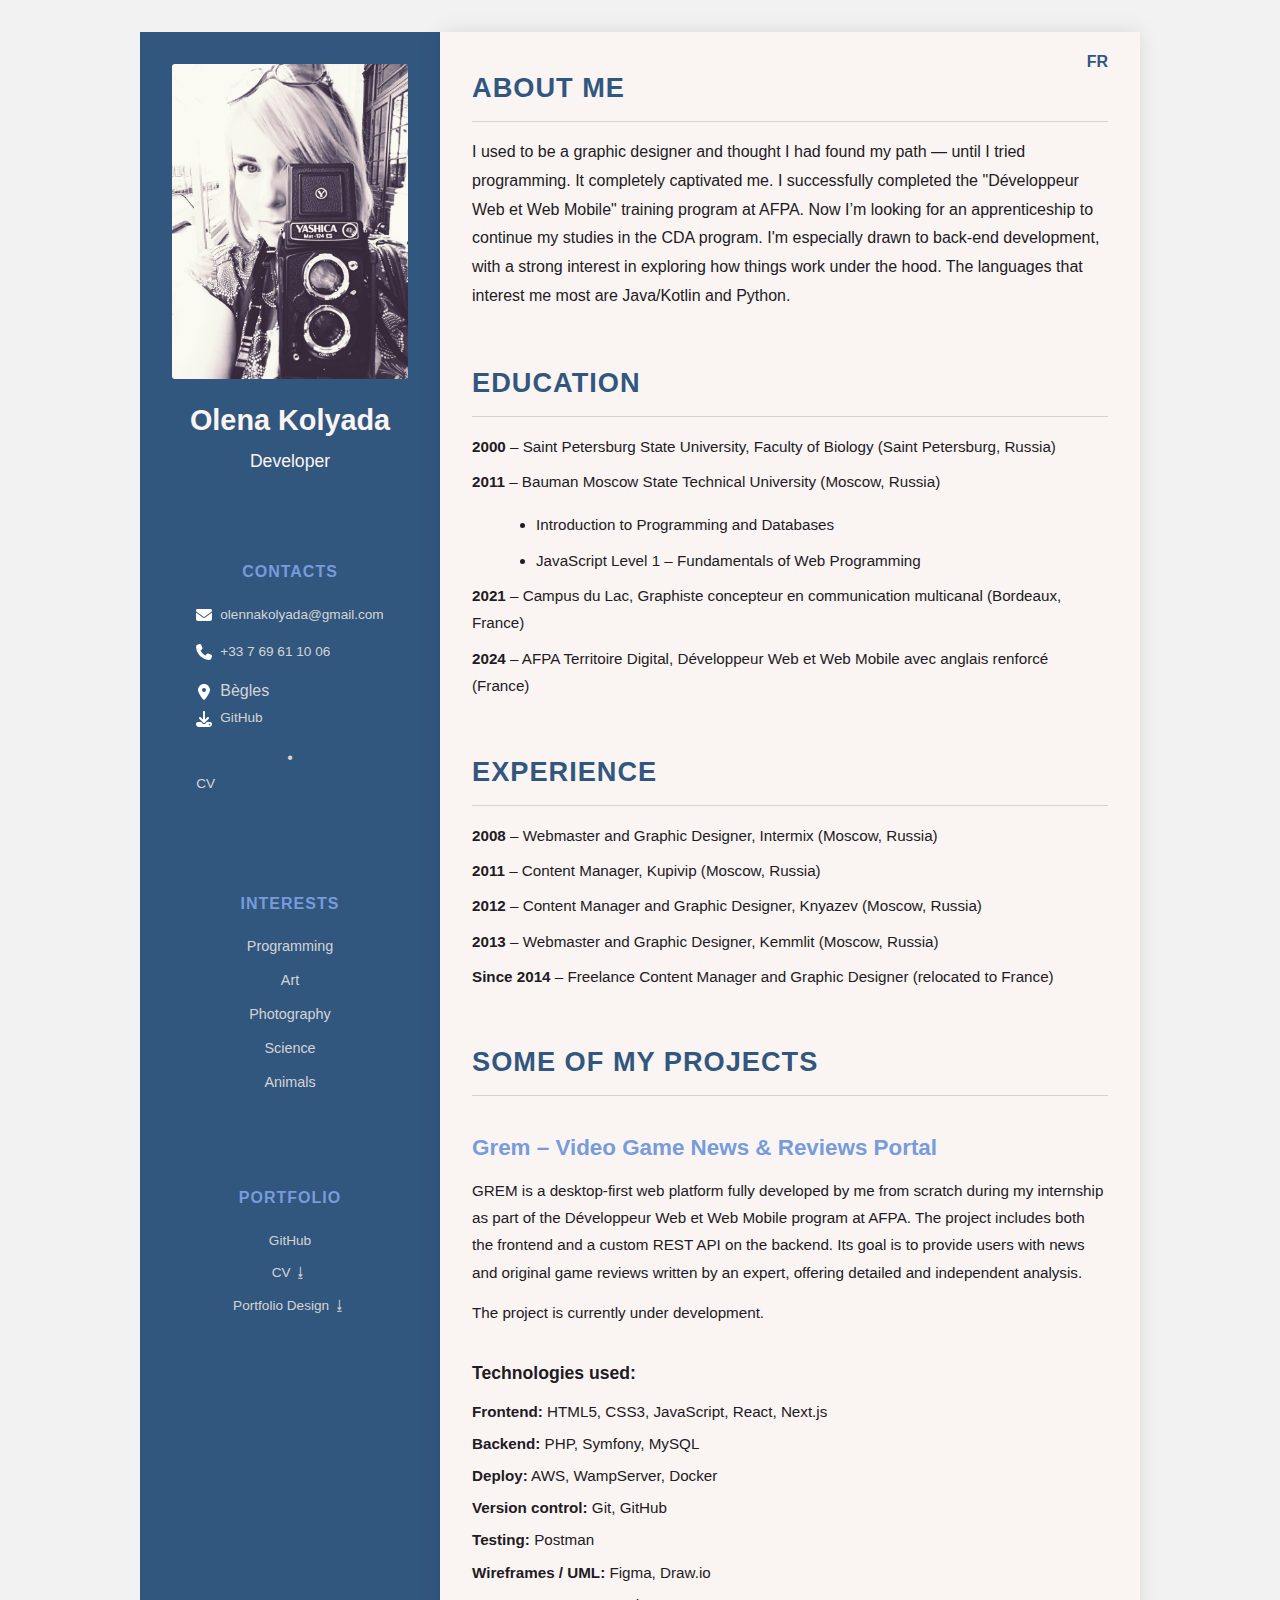
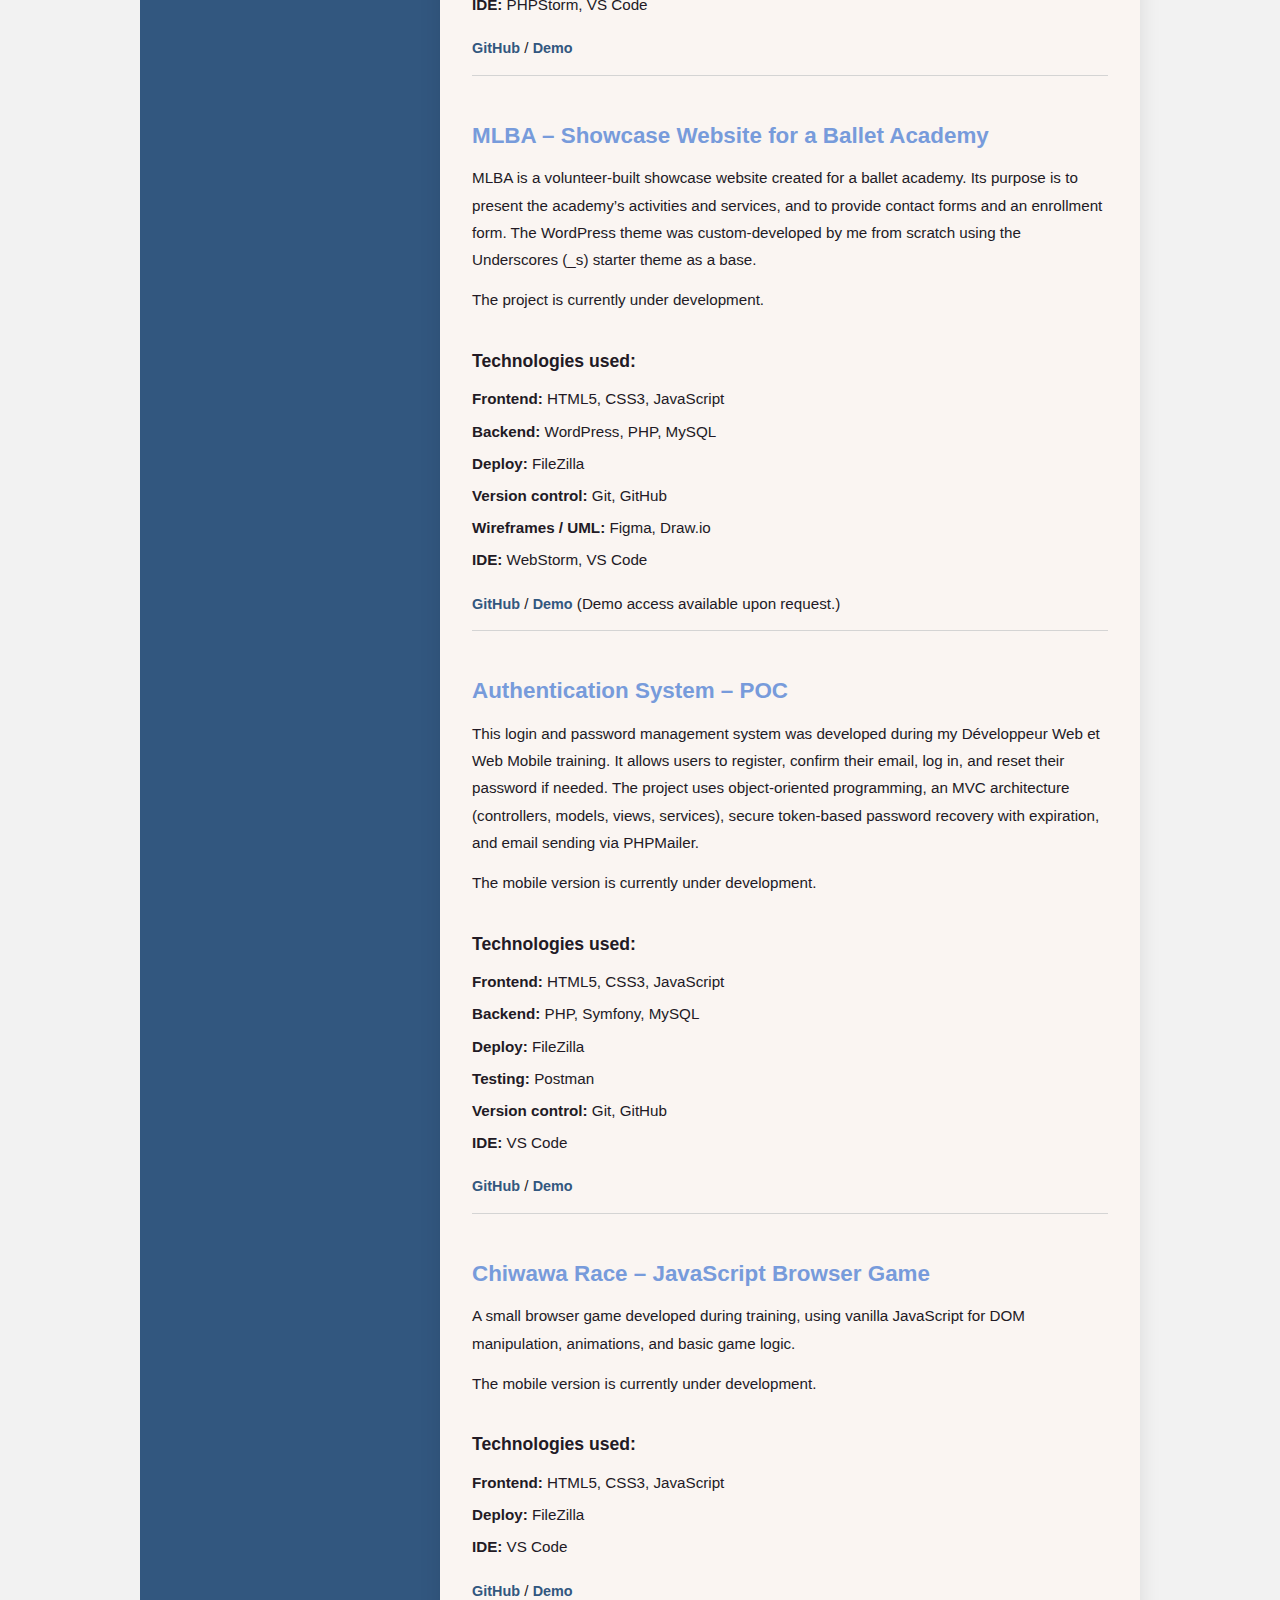
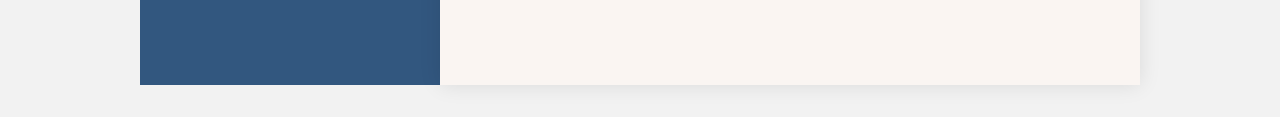
<file: index.html>
<!DOCTYPE html>
<html lang="en">
<head>
    <meta charset="UTF-8">
    <meta http-equiv="X-UA-Compatible" content="IE=edge">
    <meta name="viewport" content="width=device-width, initial-scale=1, maximum-scale=1">
    <title>CV Olena Kolyada</title>
    <link rel="shortcut icon" href="img/favicon.ico" type="image/x-icon">
    <link rel="stylesheet" href="css/style.css">

</head>
<body>
    <aside>
        <img src="img/olena.jpg" title="Olena Kolyada" alt="Olena Kolyada" class="avatar"/>
        <div class="aside-wrap">
            <div class="aside-title">
                <h1>Olena Kolyada</h1>
                <p class="subtitle">Developer</p>
            </div>
            <div class="contact-info aside-item">
                <h3>Contacts</h3>
                <div class="contacts-item-wrap">
                    <div class="contact-item email">
                        <a href="mailto:olennakolyada@gmail.com">
                            <img class="icon" src="img/envelope-solid.svg" alt="" />
                            <span class="contact-item-text">olennakolyada@gmail.com</span>
                        </a>
                    </div>
                    <div class="contact-item phone">
                        <a href="tel:+33769611006">
                            <img class="icon" src="img/phone-solid.svg" alt="" />
                            <span class="contact-item-text">+33 7 69 61 10 06</span>
                        </a>
                    </div>
                    <div class="contact-item address">
                        <img class="icon" src="img/location-dot-solid.svg" alt="" />
                        <span class="contact-item-text">Bègles</span>
                    </div>
                    <div class="contact-item portfolio-mobile">
                        <a href="https://github.com/OlenaKolyada">
                            <img class="icon" src="img/download.svg" alt="" />
                            GitHub</a>
                        •
                        <a href="pdf/cv_dev_en.pdf">CV</a>
                    </div>
                </div>
            </div>
            <div class="interests aside-item">
                <h3>Interests</h3>
                <ul>
                    <li>Programming</li>
                    <li>Art</li>
                    <li>Photography</li>
                    <li>Science</li>
                    <li>Animals</li>
                </ul>
            </div>
            <div class="portfolio aside-item">
                <h3>Portfolio</h3>
                <ul>
                    <li><a href="https://github.com/OlenaKolyada">GitHub</a></li>
                    <li><a href="pdf/cv_dev_en.pdf">CV ⭳</a></li>
                    <li><a href="pdf/portfolio_en.pdf">Portfolio Design ⭳</a></li>
                </ul>
            </div>
        </div>


    </aside>
    <main>
        <div class="swinch-lang">
            <a href="fr/index.html">FR</a>
            <a href="#" class="current">EN</a>
        </div>
        <section class="section-wrap" id="about">
            <div class="container">
                <h2>About me</h2>
                <p>I used to be a graphic designer and thought I had found my path — until I tried programming. It completely captivated me. I successfully completed the "Développeur Web et Web Mobile" training program at AFPA. Now I’m looking for an apprenticeship to continue my studies in the CDA program. I'm especially drawn to back-end development, with a strong interest in exploring how things work under the hood. The languages that interest me most are Java/Kotlin and Python.</p>
            </div>
        </section>
        <section id="education">
            <div class="container">
                <h2>Education</h2>
                <ul>
                    <li><strong>2000</strong> – Saint Petersburg State University, Faculty of Biology (Saint Petersburg, Russia)</li>
                    <li><strong>2011</strong> – Bauman Moscow State Technical University (Moscow, Russia)
                        <ul class="dotted">
                            <li>Introduction to Programming and Databases</li>
                            <li>JavaScript Level 1 – Fundamentals of Web Programming</li>
                        </ul>
                    </li>
                    <li><strong>2021</strong> – Campus du Lac, Graphiste concepteur en communication multicanal (Bordeaux, France)</li>
                    <li><strong>2024</strong> – AFPA Territoire Digital, Développeur Web et Web Mobile avec anglais renforcé (France)</li>
                </ul>
            </div>
        </section>
        <section id="experience">
            <div class="container">
                <h2>Experience</h2>
                <ul>
                    <li><strong>2008</strong> – Webmaster and Graphic Designer, Intermix (Moscow, Russia)</li>
                    <li><strong>2011</strong> – Content Manager, Kupivip (Moscow, Russia)</li>
                    <li><strong>2012</strong> – Content Manager and Graphic Designer, Knyazev (Moscow, Russia)</li>
                    <li><strong>2013</strong> – Webmaster and Graphic Designer, Kemmlit (Moscow, Russia)</li>
                    <li><strong>Since 2014</strong> – Freelance Content Manager and Graphic Designer (relocated to France)</li>
                </ul>
            </div>
        </section>
        <section id="projects">
            <div class="container">
                <h2>Some of my projects</h2>
                <div class="project-item" id="grem">
                    <h3>Grem – Video Game News & Reviews Portal</h3>
                    <p>GREM is a desktop-first web platform fully developed by me from scratch during my internship as part of the Développeur Web et Web Mobile program at AFPA. The project includes both the frontend and a custom REST API on the backend. Its goal is to provide users with news and original game reviews written by an expert, offering detailed and independent analysis.</p>
                    <p>The project is currently under development.</p>
                    <h4>Technologies used:</h4>
                    <ul>
                        <li><strong>Frontend:</strong> HTML5, CSS3, JavaScript, React, Next.js</li>
                        <li><strong>Backend:</strong> PHP, Symfony, MySQL</li>
                        <li><strong>Deploy:</strong> AWS, WampServer, Docker</li>
                        <li><strong>Version control:</strong> Git, GitHub</li>
                        <li><strong>Testing:</strong> Postman</li>
                        <li><strong>Wireframes / UML:</strong> Figma, Draw.io</li>
                        <li><strong>IDE:</strong> PHPStorm, VS Code</li>
                    </ul>
                    <p class="project-link"><a href="https://github.com/OlenaKolyada/Grem" target="_blank">GitHub</a> / <a href="#" target="_blank">Demo</a> </p>
                </div>

                <div class="project-item" id="mlba">
                    <h3>MLBA – Showcase Website for a Ballet Academy</h3>
                    <p>MLBA is a volunteer-built showcase website created for a ballet academy. Its purpose is to present the academy’s activities and services, and to provide contact forms and an enrollment form. The WordPress theme was custom-developed by me from scratch using the Underscores (_s) starter theme as a base.</p>
                    <p>The project is currently under development.</p>
                    <h4>Technologies used:</h4>
                    <ul>
                        <li><strong>Frontend:</strong> HTML5, CSS3, JavaScript</li>
                        <li><strong>Backend:</strong> WordPress, PHP, MySQL</li>
                        <li><strong>Deploy:</strong> FileZilla</li>
                        <li><strong>Version control:</strong> Git, GitHub</li>
                        <li><strong>Wireframes / UML:</strong> Figma, Draw.io</li>
                        <li><strong>IDE:</strong> WebStorm, VS Code</li>
                    </ul>
                    <p class="project-link"><a href="https://github.com/OlenaKolyada/mlba" target="_blank">GitHub</a> / <a href="https://mlba.fr" target="_blank">Demo</a> (Demo access available upon request.)</p>
                </div>

                <div class="project-item" id="funky-campus">
                    <h3>Authentication System – POC</h3>
                    <p>This login and password management system was developed during my Développeur Web et Web Mobile training.
                        It allows users to register, confirm their email, log in, and reset their password if needed.
                        The project uses object-oriented programming, an MVC architecture (controllers, models, views, services), secure token-based password recovery with expiration, and email sending via PHPMailer.</p>
                    <p>The mobile version is currently under development.</p>
                    <h4>Technologies used:</h4>
                    <ul>
                        <li><strong>Frontend:</strong> HTML5, CSS3, JavaScript</li>
                        <li><strong>Backend:</strong> PHP, Symfony, MySQL</li>
                        <li><strong>Deploy:</strong> FileZilla</li>
                        <li><strong>Testing:</strong> Postman</li>
                        <li><strong>Version control:</strong> Git, GitHub</li>
                        <li><strong>IDE:</strong> VS Code</li>
                    </ul>
                    <p class="project-link"><a href="https://github.com/OlenaKolyada/FunkyCampus" target="_blank">GitHub</a> / <a href="https://www.funkycorgi.com/FunkyCampus/public" target="_blank">Demo</a> </p>
                </div>

                <div class="project-item" id="chiwawa-race">
                    <h3>Chiwawa Race – JavaScript Browser Game</h3>
                    <p>A small browser game developed during training, using vanilla JavaScript for DOM manipulation, animations, and basic game logic.</p>
                    <p>The mobile version is currently under development.</p>
                    <h4>Technologies used:</h4>
                    <ul>
                        <li><strong>Frontend:</strong> HTML5, CSS3, JavaScript</li>
                        <li><strong>Deploy:</strong> FileZilla</li>
                        <li><strong>IDE:</strong> VS Code</li>
                    </ul>
                    <p class="project-link"><a href="https://github.com/OlenaKolyada/Chiwawa-Race" target="_blank">GitHub</a> / <a href="https://www.funkycorgi.com/chiwawa_race/chiwawa_race.html" target="_blank">Demo</a> </p>
                </div>
            </div>
        </section>
    </main>

<!--Scroll to Top-->
<div class="scroll-to-top"><img class="scroll-icon" src="img/arrow-up.svg" alt=""></div>

<script src="https://code.jquery.com/jquery-3.7.1.min.js"></script>
<script src="js/script.js"></script>
</body>
</html>
</file>
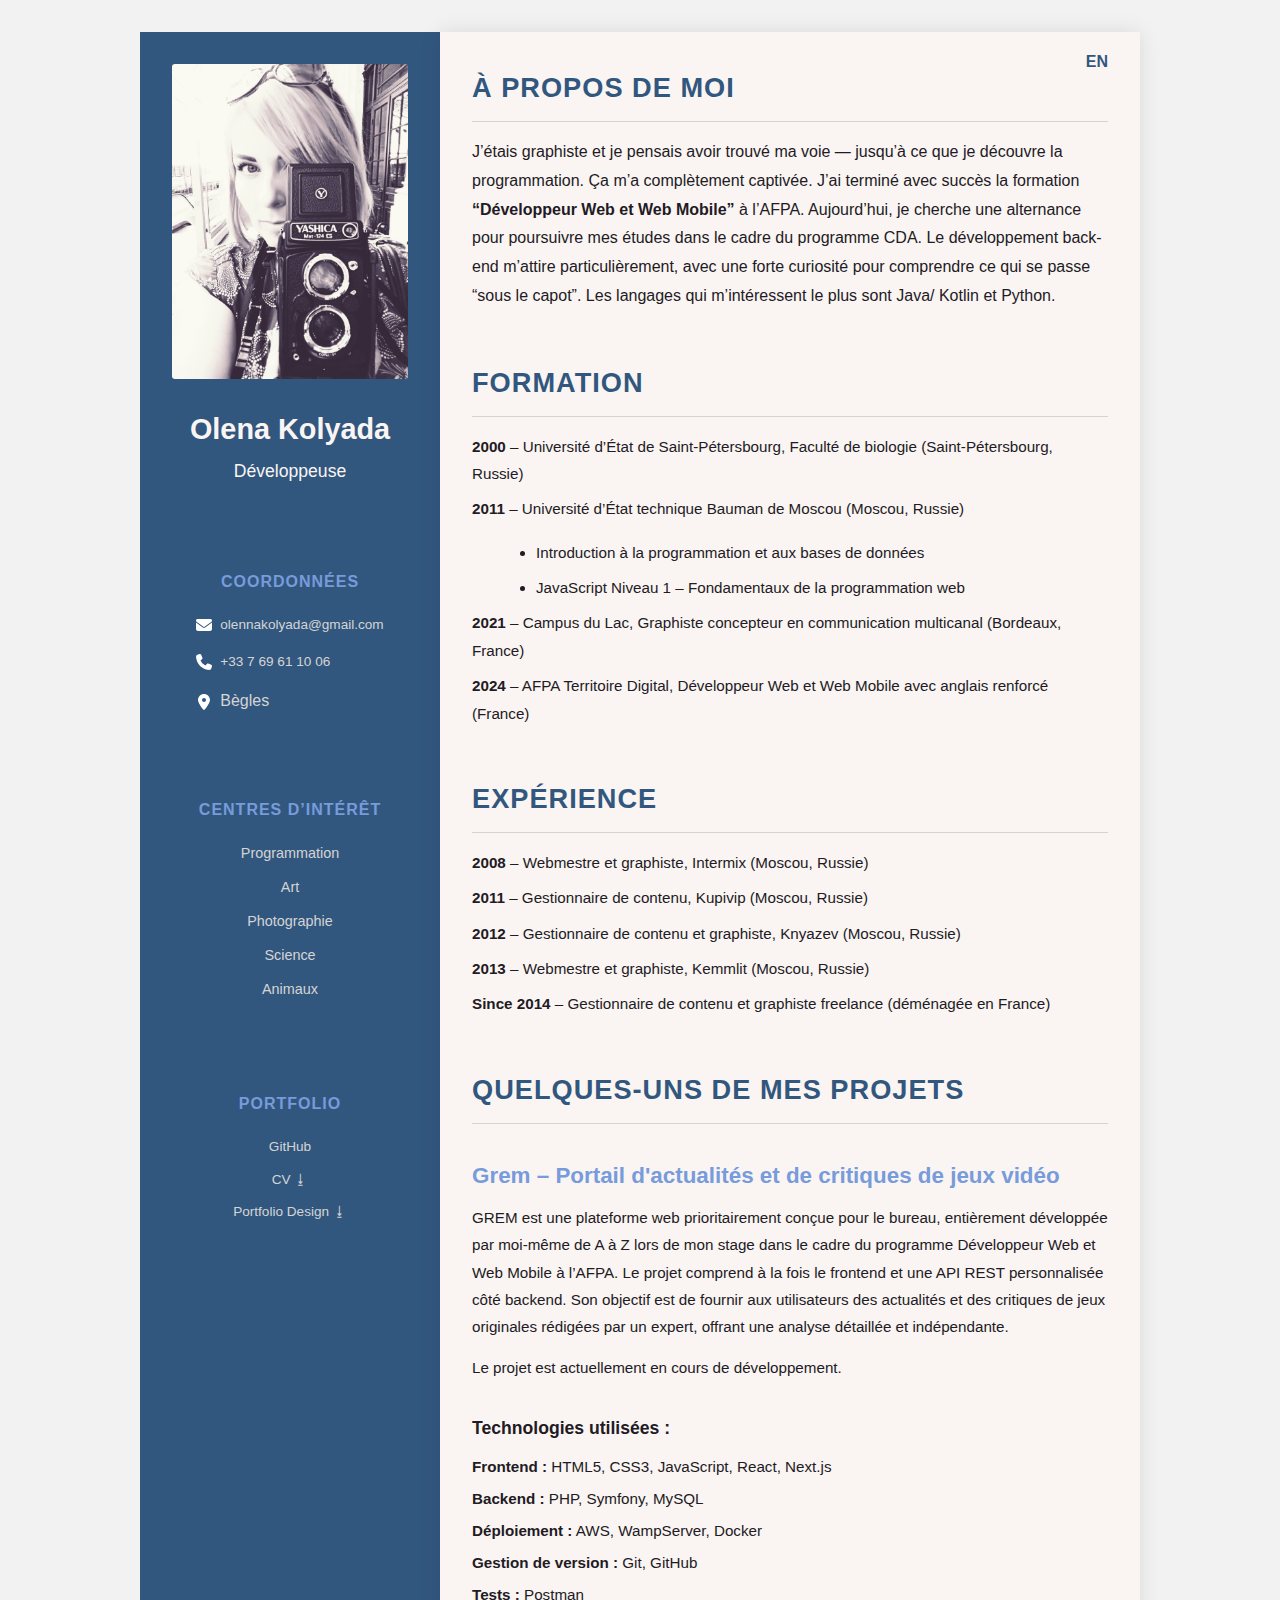
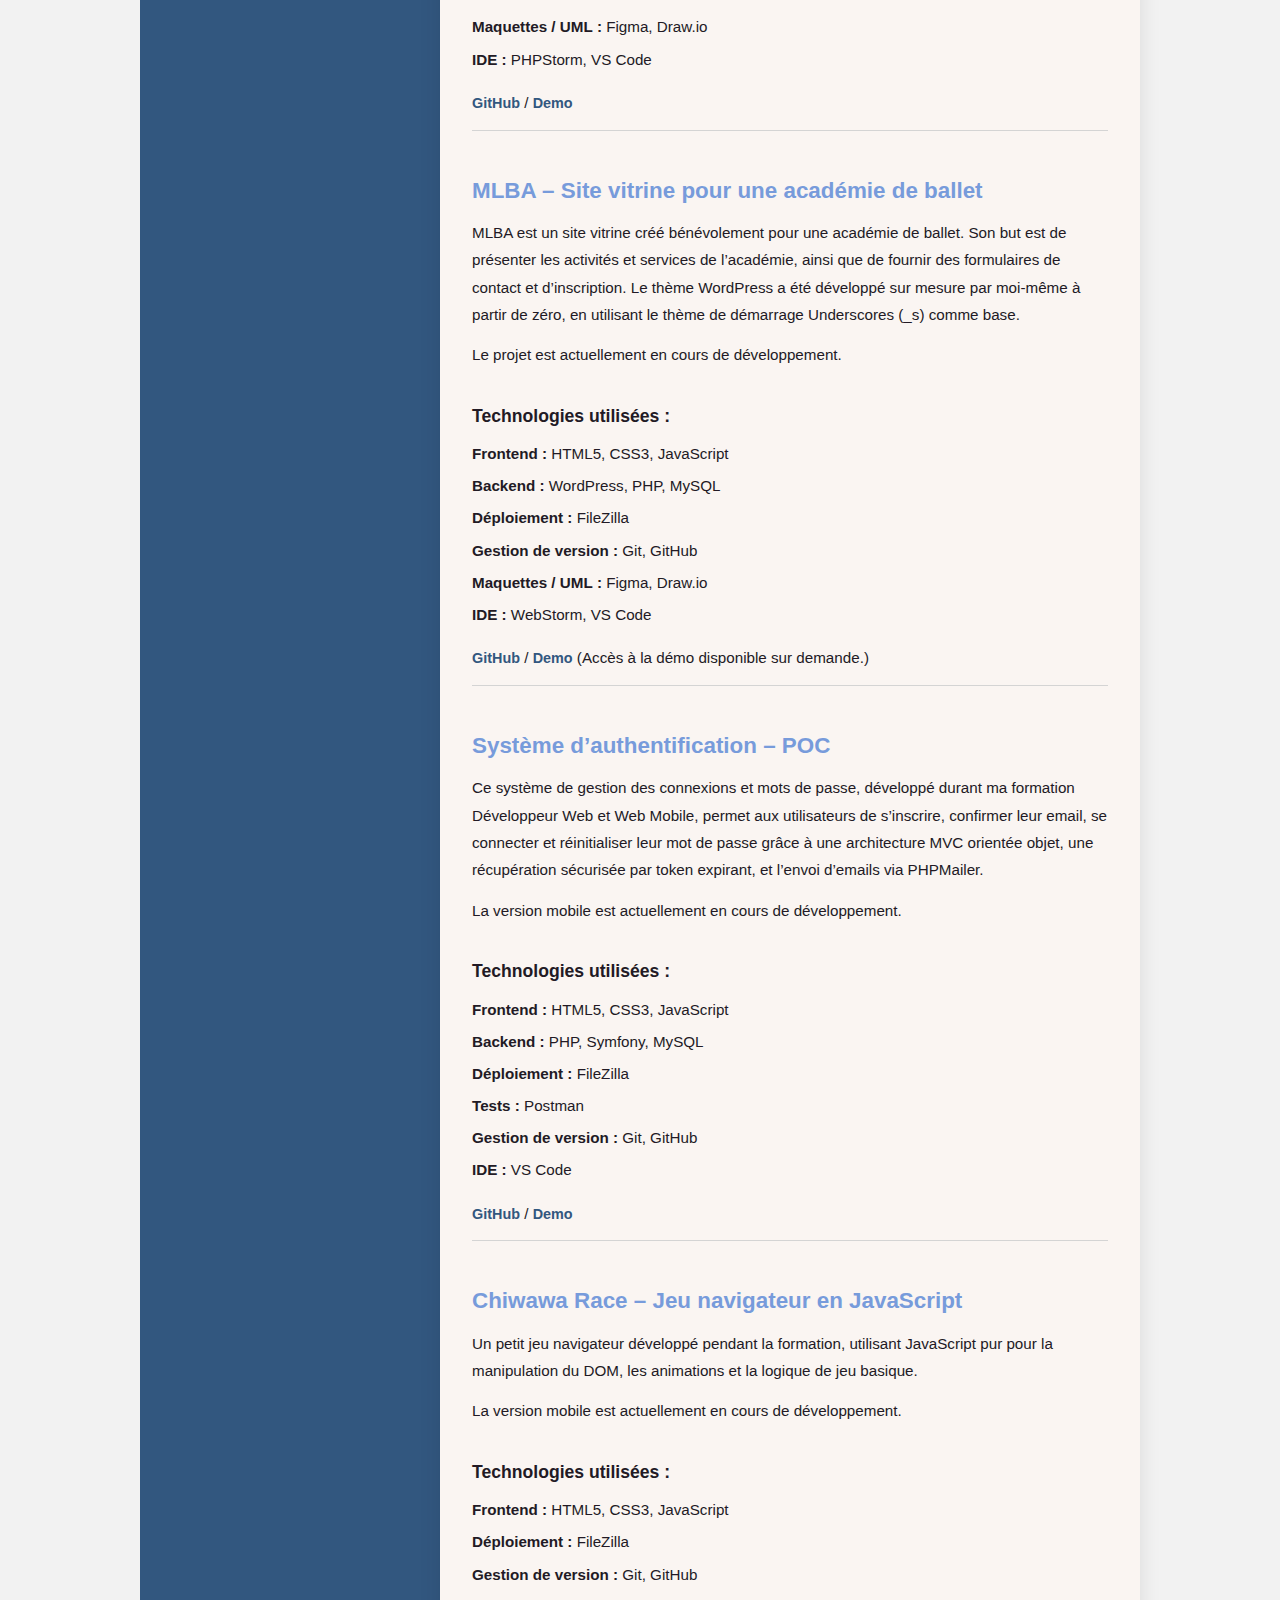
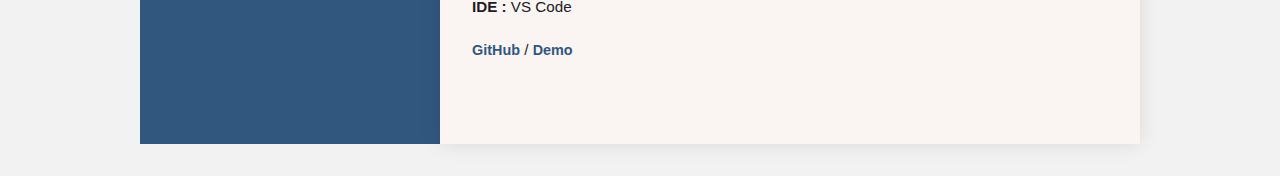
<file: fr/index.html>
<!DOCTYPE html>
<html lang="fr">
<head>
    <meta charset="UTF-8">
    <meta http-equiv="X-UA-Compatible" content="IE=edge">
    <meta name="viewport" content="width=device-width, initial-scale=1, maximum-scale=1">
    <title>CV Olena Kolyada</title>
    <link rel="shortcut icon" href="../img/favicon.ico" type="image/x-icon">
    <link rel="stylesheet" href="../css/style.css">

</head>
<body>
    <aside>
        <div class="aside-wrap">
            <div class="intro  aside-item">
                <img src="../img/olena.jpg" title="Olena Kolyada" alt="Olena Kolyada" />
                <h1>Olena Kolyada</h1>
                <p class="subtitle">Développeuse</p>
            </div>
            <div class="contact-info aside-item">
                <h3>COORDONNÉES</h3>
                <div class="contacts-item-wrap">
                    <div class="contact-item email">
                        <a href="mailto:olennakolyada@gmail.com">
                            <img class="icon" src="../img/envelope-solid.svg" alt="" />
                            olennakolyada@gmail.com
                        </a>
                    </div>
                    <div class="contact-item phone">
                        <a href="tel:+33769611006">
                            <img class="icon" src="../img/phone-solid.svg" alt="" />
                            +33 7 69 61 10 06
                        </a>
                    </div>
                    <div class="contact-item address">
                        <img class="icon" src="../img/location-dot-solid.svg" alt="" />
                        Bègles
                    </div>
                </div>
            </div>
            <div class="interests aside-item">
                <h3>CENTRES D’INTÉRÊT</h3>
                <ul>
                    <li>Programmation</li>
                    <li>Art</li>
                    <li>Photographie</li>
                    <li>Science</li>
                    <li>Animaux</li>
                </ul>
            </div>
            <div class="portfolio aside-item">
                <h3>Portfolio</h3>
                <ul>
                    <li><a href="https://github.com/OlenaKolyada">GitHub</a></li>
                    <li><a href="pdf/cv_dev_fr.pdf">CV ⭳</a></li>
                    <li><a href="pdf/portfolio_fr.pdf">Portfolio Design ⭳</a></li>
                </ul>
            </div>
        </div>
    </aside>
    <main>
        <div class="swinch-lang">
            <a href="#" class="current">FR</a>
            <a href="../index.html">EN</a>
        </div>
        <section class="section-wrap" id="about">
            <div class="container">
                <h2>À PROPOS DE MOI</h2>
                <p>J’étais graphiste et je pensais avoir trouvé ma voie — jusqu’à ce que je découvre la programmation. Ça m’a complètement captivée. J’ai terminé avec succès la formation <strong>“Développeur Web et Web Mobile”</strong> à l’AFPA. Aujourd’hui, je cherche une alternance pour poursuivre mes études dans le cadre du programme CDA. Le développement back-end m’attire particulièrement, avec une forte curiosité pour comprendre ce qui se passe “sous le capot”. Les langages qui m’intéressent le plus sont Java/ Kotlin et Python.</p>
            </div>
        </section>
        <section id="education">
            <div class="container">
                <h2>FORMATION</h2>
                <ul>
                    <li><strong>2000</strong> – Université d’État de Saint-Pétersbourg, Faculté de biologie (Saint-Pétersbourg, Russie)</li>
                    <li><strong>2011</strong> – Université d’État technique Bauman de Moscou (Moscou, Russie)
                        <ul class="dotted">
                            <li>Introduction à la programmation et aux bases de données</li>
                            <li>JavaScript Niveau 1 – Fondamentaux de la programmation web</li>
                        </ul>
                    </li>
                    <li><strong>2021</strong> – Campus du Lac, Graphiste concepteur en communication multicanal (Bordeaux, France)</li>
                    <li><strong>2024</strong> – AFPA Territoire Digital, Développeur Web et Web Mobile avec anglais renforcé (France)</li>
                </ul>
            </div>
        </section>
        <section id="experience">
            <div class="container">
                <h2>EXPÉRIENCE</h2>
                <ul>
                    <li><strong>2008</strong> – Webmestre et graphiste, Intermix (Moscou, Russie)</li>
                    <li><strong>2011</strong> – Gestionnaire de contenu, Kupivip (Moscou, Russie)</li>
                    <li><strong>2012</strong> – Gestionnaire de contenu et graphiste, Knyazev (Moscou, Russie)</li>
                    <li><strong>2013</strong> – Webmestre et graphiste, Kemmlit (Moscou, Russie)</li>
                    <li><strong>Since 2014</strong> – Gestionnaire de contenu et graphiste freelance (déménagée en France)</li>
                </ul>
            </div>
        </section>
        <section id="projects">
            <div class="container">
                <h2>Quelques-uns de mes projets</h2>
                <div class="project-item" id="grem">
                    <h3>Grem – Portail d'actualités et de critiques de jeux vidéo</h3>
                    <p>GREM est une plateforme web prioritairement conçue pour le bureau, entièrement développée par moi-même de A à Z lors de mon stage dans le cadre du programme Développeur Web et Web Mobile à l’AFPA. Le projet comprend à la fois le frontend et une API REST personnalisée côté backend. Son objectif est de fournir aux utilisateurs des actualités et des critiques de jeux originales rédigées par un expert, offrant une analyse détaillée et indépendante.</p>
                    <p>Le projet est actuellement en cours de développement.</p>
                    <h4>Technologies utilisées :</h4>
                    <ul>
                        <li><strong>Frontend :</strong> HTML5, CSS3, JavaScript, React, Next.js</li>
                        <li><strong>Backend :</strong> PHP, Symfony, MySQL</li>
                        <li><strong>Déploiement :</strong> AWS, WampServer, Docker</li>
                        <li><strong>Gestion de version :</strong> Git, GitHub</li>
                        <li><strong>Tests :</strong> Postman</li>
                        <li><strong>Maquettes / UML :</strong> Figma, Draw.io</li>
                        <li><strong>IDE :</strong> PHPStorm, VS Code</li>
                    </ul>
                    <p class="project-link"><a href="https://github.com/OlenaKolyada/Grem" target="_blank">GitHub</a> / <a href="#" target="_blank">Demo</a> </p>
                </div>

                <div class="project-item" id="mlba">
                    <h3>MLBA – Site vitrine pour une académie de ballet</h3>
                    <p>MLBA est un site vitrine créé bénévolement pour une académie de ballet. Son but est de présenter les activités et services de l’académie, ainsi que de fournir des formulaires de contact et d’inscription. Le thème WordPress a été développé sur mesure par moi-même à partir de zéro, en utilisant le thème de démarrage Underscores (_s) comme base.</p>
                    <p>Le projet est actuellement en cours de développement.</p>
                    <h4>Technologies utilisées :</h4>
                    <ul>
                        <li><strong>Frontend :</strong> HTML5, CSS3, JavaScript</li>
                        <li><strong>Backend :</strong> WordPress, PHP, MySQL</li>
                        <li><strong>Déploiement :</strong> FileZilla</li>
                        <li><strong>Gestion de version :</strong> Git, GitHub</li>
                        <li><strong>Maquettes / UML :</strong> Figma, Draw.io</li>
                        <li><strong>IDE :</strong> WebStorm, VS Code</li>
                    </ul>
                    <p class="project-link"><a href="https://github.com/OlenaKolyada/mlba" target="_blank">GitHub</a> / <a href="https://mlba.fr" target="_blank">Demo</a> (Accès à la démo disponible sur demande.)</p>
                </div>

                <div class="project-item" id="funky-campus">
                    <h3>Système d’authentification – POC</h3>
                    <p>Ce système de gestion des connexions et mots de passe, développé durant ma formation Développeur Web et Web Mobile, permet aux utilisateurs de s’inscrire, confirmer leur email, se connecter et réinitialiser leur mot de passe grâce à une architecture MVC orientée objet, une récupération sécurisée par token expirant, et l’envoi d’emails via PHPMailer.</p>
                    <p>La version mobile est actuellement en cours de développement.</p>
                    <h4>Technologies utilisées :</h4>
                    <ul>
                        <li><strong>Frontend :</strong> HTML5, CSS3, JavaScript</li>
                        <li><strong>Backend :</strong> PHP, Symfony, MySQL</li>
                        <li><strong>Déploiement :</strong> FileZilla</li>
                        <li><strong>Tests :</strong> Postman</li>
                        <li><strong>Gestion de version :</strong> Git, GitHub</li>
                        <li><strong>IDE :</strong> VS Code</li>
                    </ul>
                    <p class="project-link"><a href="https://github.com/OlenaKolyada/FunkyCampus" target="_blank">GitHub</a> / <a href="https://www.funkycorgi.com/FunkyCampus/public" target="_blank">Demo</a> </p>
                </div>

                <div class="project-item" id="chiwawa-race">
                    <h3>Chiwawa Race – Jeu navigateur en JavaScript</h3>
                    <p>Un petit jeu navigateur développé pendant la formation, utilisant JavaScript pur pour la manipulation du DOM, les animations et la logique de jeu basique.</p>
                    <p>La version mobile est actuellement en cours de développement.</p>
                    <h4>Technologies utilisées :</h4>
                    <ul>
                        <li><strong>Frontend :</strong> HTML5, CSS3, JavaScript</li>
                        <li><strong>Déploiement :</strong> FileZilla</li>
                        <li><strong>Gestion de version :</strong> Git, GitHub</li>
                        <li><strong>IDE :</strong> VS Code</li>
                    </ul>
                    <p class="project-link"><a href="https://github.com/OlenaKolyada/Chiwawa-Race" target="_blank">GitHub</a> / <a href="https://www.funkycorgi.com/chiwawa_race/chiwawa_race.html" target="_blank">Demo</a> </p>
                </div>
            </div>
        </section>
    </main>

<!--Scroll to Top-->
<div class="scroll-to-top"><img class="scroll-icon" src="../img/arrow-up.svg" alt=""></div>

<script src="https://code.jquery.com/jquery-3.7.1.min.js"></script>
<script src="../js/script.js"></script>
</body>
</html>
</file>
<file: css/style.css>
/*Global Start*/
@font-face {
    font-family: 'Roboto';
    src: url('../fonts/RobotoFlex.woff2') format('woff2-variations'),
    url('../fonts/RobotoFlex.woff') format('woff-variations');
    font-weight: 100 900;
    font-style: normal;
    font-display: block;
}

:root {
    --primary-color: #32577F;
    --primary-color-light: #779bdb;
    --secondary-color: #db734f;
    --black: #221a25;
    --white: #faf5f2;
    --grey-extra-light: #f0f0f0;
    --grey-light: #d4d4d4;
    --grey-medium: #a0a4a8;
    --grey: #6c757d;
}

* {
    margin: 0;
    padding: 0;
    box-sizing: border-box;
}

body {
    font-family: 'Roboto Flex', sans-serif;
    background-color: #f2f2f2;
    display: flex;
    justify-content: center;
    padding: 2rem;
    color: var(--black);
    line-height: 1.8;
}

h2 {
    font-size: 1.7rem;
    text-transform: uppercase;
    margin-bottom: 1rem;
    padding-bottom: 0.5rem;
    border-bottom: 1px solid var(--grey-light);
    letter-spacing: 1px;
    color: var(--primary-color);
}

h3 {
    font-size: 1.4rem;
    margin-top: 2rem;
    margin-bottom: 0.5rem;
    color: var(--primary-color-light);
}

h4 {
    margin: 2rem 0 0.5rem 0;
    font-size: 1.1rem;
    font-weight: 600;
}

ul {
    list-style: none;
    padding-left: 0;
}

li {
    margin-bottom: 0.5rem;
    font-size: 0.95rem;
}
/*Global End*/

/*Aside Start*/
aside {
    width: 300px;
    background-color: var(--primary-color);
    color: var(--grey-light);
    padding: 2rem;
    display: flex;
    flex-direction: column;
    align-items: center;
    text-align: center;
}

aside img {
    width: 100%;
    height: auto;
    margin-bottom: 1rem;
    border-radius: 3px;
}

aside h1 {
    font-size: 1.8rem;
    color: var(--white);
}

aside .subtitle {
    font-size: 1.1rem;
    margin: 0;
    padding: 0;
}

aside h3 {
    font-size: 1rem;
    margin-bottom: 1rem;
    text-transform: uppercase;
    letter-spacing: 1px;
}

aside a {
    display: flex;
    align-items: center;
    gap: 0.5rem;
    font-size: 0.85rem;
    color: var(--grey-light);
    text-decoration: none;
    transition: all 0.5s ease;
    margin-bottom: 0;
}

aside a:hover {
    color: var(--white);
}

.aside-wrap {
    display: flex;
    flex-direction: column;
    gap: 3rem;
}

aside .icon {
    margin-bottom: 0;
    height: 20px;
}

aside p {
    font-size: 1rem;
    font-weight: 300;
    color: var(--white);
    margin-bottom: 2rem;
}

aside ul {
    list-style: none;
    display: flex;
    flex-direction: column;
    gap: 0;
    align-items: center;
    width: 100%;
}

aside li {
    font-size: 0.9rem;
}

.contact-info {
    width: 100%;
    display: flex;
    flex-direction: column;
    justify-content: center;
    align-items: center;
}

.contact-info a {
    margin-bottom: 0.8rem;
}

.contact-info img {
    width: 16px;
    height: 16px;
    filter: invert(1);
}

.contact-item.address {
    text-align: left;
    width: 100%;
    display: flex;
    align-items: center;
    gap: 0.5rem;
    justify-content: flex-start;
}
/*Aside End*/

/*Main Start*/
main {
    width: 700px;
    background-color: var(--white);
    padding: 2rem;
    box-shadow: 0 0 20px rgba(0, 0, 0, 0.1);
    position: relative;
}

section {
    margin-bottom: 3rem;
}

.swinch-lang {
    position: absolute;
    top: 0;
    right: 0;
    margin: 1rem 2rem;
}

.swinch-lang a {
    text-decoration: none;
    color: var(--primary-color);
    font-weight: 900;
    transition: color 0.3s ease;
}

.swinch-lang a:hover {
    color: var(--secondary-color);
}

.swinch-lang a.current {
    display: none;
}

ul.dotted {
    list-style: disc;
    margin: 1rem 0 0 4rem;
}

.project-item {
    margin-bottom: 2.5rem;
    border-bottom: 1px solid var(--grey-light);
}

.project-item:last-of-type {
    margin-bottom: 0;
    border-bottom: none;
}

.project-item p {
    margin-bottom: 0.8rem;
    font-size: 0.95rem;
}

.project-item ul li {
    margin-bottom: 0.3rem;
}

.project-item a {
    text-decoration: none;
    font-size: 0.9rem;
    transition: all 0.3s ease;
    font-weight: bold;
    color: var(--primary-color);
}

.project-item a:hover {
    color: var(--secondary-color);
}

.project-link {
    margin-top: 1rem;
}
/*Main End*/

/*Scroll To Top Start*/
.scroll-to-top {
    opacity: 0;
    visibility: hidden;
    position: fixed;
    bottom: 2rem;
    right: 2rem;
    background-color: var(--primary-color);
    padding: 0.8rem;
    border-radius: 50%;
    cursor: pointer;
    z-index: 999;
    box-shadow: 0 4px 8px rgba(0, 0, 0, 0.2);
    transition: all 0.3s ease, transform 0.3s ease;
}

.scroll-to-top:hover {
    background-color: var(--secondary-color);
    transform: scale(1.1);
}

.scroll-to-top img.scroll-icon {
    width: 20px;
    height: 20px;
    display: block;
}

.scroll-to-top.visible {
    opacity: 1;
    visibility: visible;
}
/*Scroll To Top End*/
</file>
